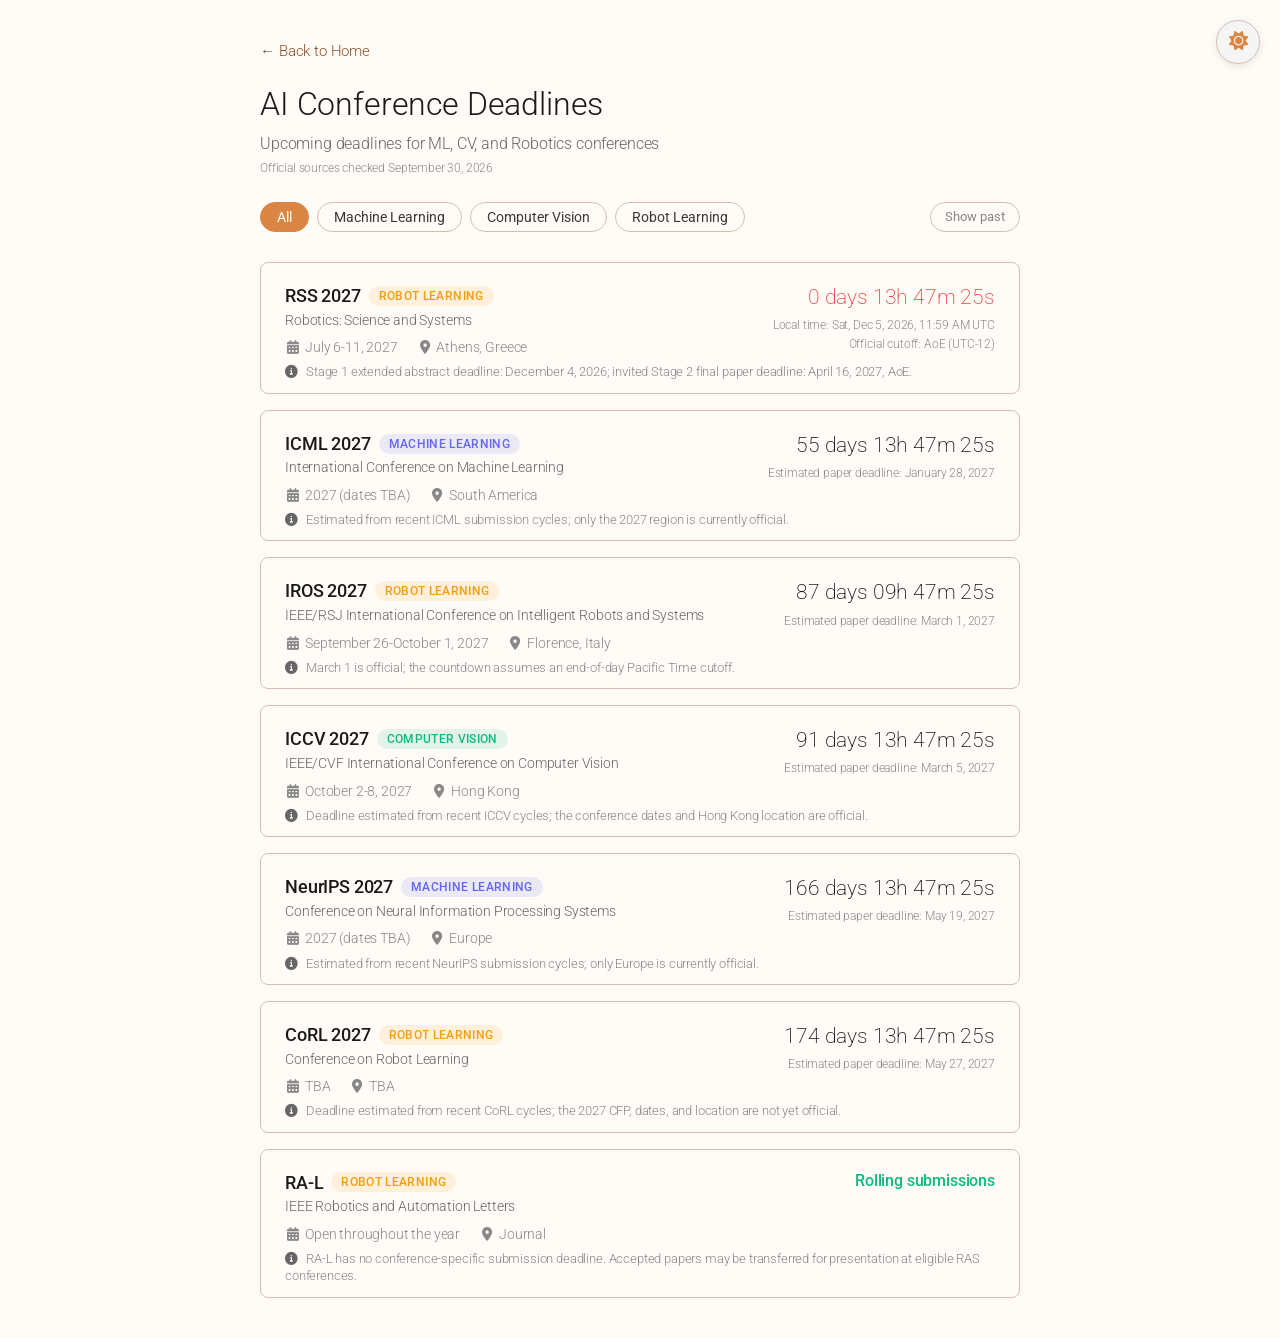
<file: ai_deadlines/index.html>
<!DOCTYPE html>
<html lang="en">
<head>
    <meta charset="UTF-8">
    <meta name="viewport" content="width=device-width, initial-scale=1.0">
    <title>AI Deadlines | Byeongjin Kang</title>
    <link rel="icon" href="data:image/svg+xml,<svg xmlns='http://www.w3.org/2000/svg' viewBox='0 0 100 100'><text y='.9em' font-size='90'>👻</text></svg>">
    <link rel="stylesheet" href="../style.css">
    <link rel="stylesheet" href="deadlines.css">
    <link rel="stylesheet" href="https://cdnjs.cloudflare.com/ajax/libs/font-awesome/6.4.0/css/all.min.css">
</head>
<body>
    <!-- Theme Toggle Button -->
    <button class="theme-toggle" id="theme-toggle" aria-label="Toggle dark mode">
        <span class="icon-sun"><i class="fas fa-sun"></i></span>
        <span class="icon-moon"><i class="fas fa-moon"></i></span>
    </button>

    <main>
        <a href="../index.html" class="back-link">&larr; Back to Home</a>
        <h1 class="page-title">AI Conference Deadlines</h1>
        <p class="page-subtitle">
            Upcoming deadlines for ML, CV, and Robotics conferences
            <span class="last-verified" id="last-verified"></span>
        </p>

        <!-- Filter -->
        <div class="filter-bar">
            <button class="filter-btn active" data-filter="all">All</button>
            <button class="filter-btn" data-filter="Machine Learning">Machine Learning</button>
            <button class="filter-btn" data-filter="Computer Vision">Computer Vision</button>
            <button class="filter-btn" data-filter="Robot Learning">Robot Learning</button>
            <button class="toggle-past" id="toggle-past">Show past</button>
        </div>

        <!-- Deadline Cards -->
        <div class="deadline-list" id="deadline-list"></div>
    </main>

    <script src="conferences.js"></script>
    <script>
        // Theme Toggle (same as main page)
        const themeToggle = document.getElementById('theme-toggle');
        const html = document.documentElement;

        function getPreferredTheme() {
            const savedTheme = localStorage.getItem('theme');
            if (savedTheme) return savedTheme;
            return window.matchMedia('(prefers-color-scheme: dark)').matches ? 'dark' : 'light';
        }

        function setTheme(theme) {
            if (theme === 'dark') {
                html.setAttribute('data-theme', 'dark');
            } else {
                html.removeAttribute('data-theme');
            }
            localStorage.setItem('theme', theme);
        }

        setTheme(getPreferredTheme());

        themeToggle.addEventListener('click', () => {
            const currentTheme = html.getAttribute('data-theme');
            setTheme(currentTheme === 'dark' ? 'light' : 'dark');
        });

        window.matchMedia('(prefers-color-scheme: dark)').addEventListener('change', (e) => {
            if (!localStorage.getItem('theme')) {
                setTheme(e.matches ? 'dark' : 'light');
            }
        });

        // Deadline App
        let conferences = [];
        let activeFilter = 'all';
        let showPast = false;

        const categoryClass = {
            'Machine Learning': 'ml',
            'Computer Vision': 'cv',
            'Robot Learning': 'rl'
        };

        function formatCountdown(diff) {
            const days = Math.floor(diff / (1000 * 60 * 60 * 24));
            const hours = Math.floor((diff % (1000 * 60 * 60 * 24)) / (1000 * 60 * 60));
            const mins = Math.floor((diff % (1000 * 60 * 60)) / (1000 * 60));
            const secs = Math.floor((diff % (1000 * 60)) / 1000);
            return `${days} days ${String(hours).padStart(2, '0')}h ${String(mins).padStart(2, '0')}m ${String(secs).padStart(2, '0')}s`;
        }

        function formatDeadline(dateStr) {
            const d = new Date(dateStr);
            return d.toLocaleDateString('en-US', {
                weekday: 'short',
                year: 'numeric',
                month: 'short',
                day: 'numeric',
                hour: '2-digit',
                minute: '2-digit',
                // timeZone: 'UTC', // TODO - consider local timezone?
                timeZoneName: 'short'
            });
        }

        function getSortGroup(conference, now) {
            if (conference.deadline) {
                return new Date(conference.deadline).getTime() < now ? 3 : 0;
            }
            if (conference.sortDate) return 1;
            return 2;
        }

        function getSortTime(conference) {
            const value = conference.deadline || conference.sortDate;
            return value ? new Date(value).getTime() : Number.POSITIVE_INFINITY;
        }

        function renderCards() {
            const list = document.getElementById('deadline-list');
            const now = Date.now();

            let filtered = conferences.filter(c => {
                if (activeFilter !== 'all' && c.category !== activeFilter) return false;
                if (!showPast && c.deadline && new Date(c.deadline).getTime() < now) return false;
                return true;
            });

            // Sort: exact upcoming deadlines, announced date-only deadlines,
            // rolling/TBA entries, and finally past deadlines.
            filtered.sort((a, b) => {
                const groupA = getSortGroup(a, now);
                const groupB = getSortGroup(b, now);
                if (groupA !== groupB) return groupA - groupB;

                const timeA = getSortTime(a);
                const timeB = getSortTime(b);
                return groupA === 3 ? timeB - timeA : timeA - timeB;
            });

            if (filtered.length === 0) {
                list.innerHTML = '<div class="empty-state">No conferences to display.</div>';
                return;
            }

            list.innerHTML = filtered.map(c => {
                const deadlineTime = c.deadline ? new Date(c.deadline).getTime() : null;
                const diff = deadlineTime === null ? null : deadlineTime - now;
                const isPast = diff !== null && diff < 0;
                const isUrgent = diff !== null && !isPast && diff < 7 * 24 * 60 * 60 * 1000;
                const catClass = categoryClass[c.category] || 'ml';
                const dataDeadline = c.deadline ? ` data-deadline="${c.deadline}"` : '';
                const dateLabel = c.estimated
                    ? `Estimated paper deadline: ${c.deadlineDateLabel}`
                    : `Local time: ${c.deadline ? formatDeadline(c.deadline) : ''}`;
                const zoneLabel = c.estimated
                    ? ''
                    : `<div class="deadline-zone">Official cutoff: ${c.deadlineZone}</div>`;

                let deadlineMarkup;
                if (isPast) {
                    deadlineMarkup = `
                        <div class="countdown past-label">Deadline passed</div>
                        <div class="deadline-date-label">${dateLabel}</div>
                        ${zoneLabel}`;
                } else if (deadlineTime !== null) {
                    deadlineMarkup = `
                        <div class="countdown${isUrgent ? ' urgent' : ''}">${formatCountdown(diff)}</div>
                        <div class="deadline-date-label">${dateLabel}</div>
                        ${zoneLabel}`;
                } else {
                    deadlineMarkup = `
                        <div class="countdown deadline-status ${c.deadlineKind || 'tba'}">${c.deadlineText || 'Paper deadline TBA'}</div>`;
                }

                return `
                <div class="deadline-card${isPast ? ' past' : ''}${c.note ? ' has-note' : ''}"${dataDeadline}>
                    <div class="deadline-card-top">
                        <div class="deadline-card-info">
                            <div class="deadline-card-name">
                                <a href="${c.website}" target="_blank" rel="noopener noreferrer">${c.name}</a>
                                <span class="category-tag ${catClass}">${c.category}</span>
                            </div>
                            <div class="deadline-card-fullname">${c.fullName}</div>
                            <div class="deadline-card-meta">
                                <span><i class="fas fa-calendar-alt"></i>${c.date}</span>
                                <span><i class="fas fa-map-marker-alt"></i>${c.location}</span>
                            </div>
                        </div>
                        <div class="countdown-area">
                            ${deadlineMarkup}
                        </div>
                    </div>
                    ${c.note ? `<div class="deadline-note"><i class="fas fa-circle-info"></i>${c.note}</div>` : ''}
                </div>`;
            }).join('');
        }

        function updateCountdowns() {
            const now = Date.now();
            document.querySelectorAll('.deadline-card[data-deadline]:not(.past)').forEach(card => {
                const deadline = new Date(card.dataset.deadline).getTime();
                const diff = deadline - now;
                const countdownEl = card.querySelector('.countdown');
                if (!countdownEl) return;

                if (diff <= 0) {
                    renderCards();
                    return;
                }

                const isUrgent = diff < 7 * 24 * 60 * 60 * 1000;
                countdownEl.textContent = formatCountdown(diff);
                countdownEl.classList.toggle('urgent', isUrgent);
            });
        }

        // Filter buttons
        document.querySelectorAll('.filter-btn').forEach(btn => {
            btn.addEventListener('click', () => {
                document.querySelectorAll('.filter-btn').forEach(b => b.classList.remove('active'));
                btn.classList.add('active');
                activeFilter = btn.dataset.filter;
                renderCards();
            });
        });

        // Toggle past
        document.getElementById('toggle-past').addEventListener('click', function() {
            showPast = !showPast;
            this.classList.toggle('active', showPast);
            this.textContent = showPast ? 'Hide past' : 'Show past';
            renderCards();
        });

        function init(data) {
            conferences = data;
            const verified = window.DEADLINES_LAST_VERIFIED;
            if (verified) {
                document.getElementById('last-verified').textContent = `Official sources checked ${verified}`;
            }
            renderCards();
            setInterval(updateCountdowns, 1000);
        }

        init(window.CONFERENCES);
    </script>
</body>
</html>
</file>
<file: style.css>
@import url('https://fonts.googleapis.com/css2?family=Crimson+Pro:wght@300;400;500;700&display=swap');
@import url('https://fonts.googleapis.com/css2?family=Roboto:wght@300;400;500;700&display=swap');
@import url('https://fonts.googleapis.com/css2?family=Source+Serif+4:wght@300;400;500;600;700&display=swap');


/* CSS Variables for Light Mode */
:root {
    --bg-color: #fffcf7;
    --text-color: #333;
    --text-secondary: #2b2b2b;
    --text-muted: #383838;
    --text-light: #666;
    --text-lighter: #888;
    --text-lightest: #999;
    --heading-color: #1a1a1a;
    --heading-color2: #1a1a1a;
    --link-color: #8b522d;
    --highlight-color: #da8543;
    --border-color: #d7beb5;
    --shadow-color: rgba(0, 0, 0, 0.1);
    --thumbnail-bg: #f5f5f5;
    --social-hover: #000;
}   

/* Dark Mode Variables */
[data-theme="dark"] {
    --bg-color: #1a1a1a;
    --text-color: #fcfaf5;
    --text-secondary: #d0d0d0;
    --text-muted: #b0b0b0;
    --text-light: #a0a0a0;
    --text-lighter: #909090;
    --text-lightest: #808080;
    --heading-color: #ffffff;
    --heading-color2: #fffcf1;
    --link-color: rgb(240, 180, 85);
    --highlight-color: #ffc05b;
    --border-color: #333;
    --shadow-color: rgba(0, 0, 0, 0.3); 
    --thumbnail-bg: #2a2a2a;
    --social-hover: #fff;
}

* {
    margin: 0;
    padding: 0;
    box-sizing: border-box;
}

body {
    font-family: 'Roboto', -apple-system, BlinkMacSystemFont, sans-serif;
    background-color: var(--bg-color);
    color: var(--text-color);
    line-height: 1.4;
    font-size: 16px;
    font-weight: 300;
    letter-spacing: -0.01em;
    transition: background-color 0.3s ease, color 0.3s ease;
}

/* body {
    font-family: 'Crimson Pro', Georgia, serif;
    background-color: var(--bg-color);
    color: var(--text-color);
    line-height: 1.4;
    font-size: 17px;
    font-weight: 370;
    letter-spacing: -0.01em;
    transition: background-color 0.3s ease, color 0.3s ease;
}

body {
    font-family: 'Source Serif 4', Georgia, serif;
    background-color: var(--bg-color);
    color: var(--text-color);
    line-height: 1.3;
    font-size: 16px;
    font-weight: 370;
    letter-spacing: -0.01em;
    transition: background-color 0.3s ease, color 0.3s ease;
} */

main {
    max-width: 800px;
    margin: 0 auto;
    padding: 40px 20px;
}

a {
    color: var(--link-color);
    text-decoration: none;
}

a:hover {
    text-decoration: underline;
}

/* Header */
.profile-header {
    margin-bottom: 15px;
}

.profile-header h1 {
    font-size: 2.5rem;
    font-weight: 300;
    margin-bottom: 8px;
    color: var(--heading-color);
}

.profile-header .first-name {
    font-weight: 300;
}

.profile-header .last-name {
    font-weight: 500;
}

.subtitle {
    font-size: 1.1rem;
    color: var(--text-light);
}

/* Profile Section */
.profile {
    margin-bottom: 20px;
}

.profile-img-wrapper {
    float: right;
    margin-top: 65px;
    margin-left: 13px;
    margin-bottom: 0px;
}

.profile-img {
    width: 210px;
    height: auto;
    border-radius: 8px;
    box-shadow: 0 2px 8px var(--shadow-color);
}

.profile-text {
    text-align: justify;
}

.profile-text p {
    margin-bottom: 12px;
    color: var(--text-secondary);
}

.highlight {
    /* font-family: 'Crimson Pro', Georgia, serif; */
    color: var(--highlight-color);
    font-weight: 400;
}

.current-interest {
    /* font-family: 'Crimson Pro', Georgia, serif; */
    font-weight: 400;
    font-size: 1rem;
    color:var(--highlight-color)
}

.current-interest-content {
    /* font-family: 'Crimson Pro', Georgia, serif; */
    font-weight: 300;
    font-size: 1rem;
    color: var(--text-secondary);
}

.previous-exp {
    /* font-family: 'Crimson Pro', Georgia, serif; */
    font-size: 0.85rem;
    color: var(--text-lighter);
}

.social-links {
    clear: both;
    padding-top: 15px;
    display: flex;
    align-items: center;
}

.social-links a {
    color: var(--text-muted);
    font-size: 1.5rem;
    margin-right: 18px;
    transition: color 0.2s ease;
}

.social-links a:hover {
    color: var(--social-hover);
    text-decoration: none;
}

.social-links .nav-btn {
    margin-left: auto;
    margin-right: 0;
    font-size: 1rem;
    padding: 5px 14px;
    border: 1px solid var(--border-color);
    border-radius: 20px;
    color: var(--text-muted);
    transition: all 0.2s ease;
}

.social-links .nav-btn:hover {
    border-color: var(--highlight-color);
    color: var(--highlight-color);
}

.social-links .nav-btn i {
    margin-right: 4px;
    font-size: 0.8rem;
}

/* Separator */
.separator {
    border: none;
    border-top: 1px solid var(--border-color);
    margin: 10px 0;
}

/* Section Titles */
h2 {
    font-size: 1.4rem;
    font-weight: 500;
    color: var(--heading-color);
    margin-bottom: 20px;
}

h2 a {
    color: inherit;
}

h2 a:hover {
    text-decoration: none;
    color: var(--link-color);
}

.publications h2,
.projects h2 {
    font-family: 'Crimson Pro', Georgia, serif;
    font-weight: 500;
}

/* Publications Section */
.publications {
    margin-bottom: 20px;
}

.pub-item {
    display: flex;
    gap: 20px;
    margin-bottom: 25px;
}

.pub-thumbnail {
    flex-shrink: 0;
    width: 160px;
}

.pub-thumbnail img {
    width: 100%;
    height: auto;
    border-radius: 4px;
    background-color: var(--thumbnail-bg);
}

.pub-content {
    flex: 1;
}

.pub-title {
    font-weight: 500;
    font-size: 1rem;
    margin-bottom: 4px;
    color: var(--heading-color);
}

.pub-authors {
    font-size: 0.95rem;
    color: var(--text-muted);
    margin-bottom: 2px;
}

.pub-venue {
    font-size: 0.9rem;
    color: var(--text-light);
    margin-bottom: 6px;
}

.pub-links {
    font-size: 0.9rem;
}

.pub-links a {
    color: var(--link-color);
}

.coming-soon {
    color: var(--text-lightest);
    font-size: 0.9rem;
    font-style: italic;
}

/* Projects Section */
.projects {
    margin-bottom: 20px;
}

.project-item {
    display: flex;
    gap: 20px;
    margin-bottom: 25px;
}

.project-thumbnail {
    flex-shrink: 0;
    width: 125px;
    height: auto;
    position: relative;
}

.project-thumbnail img {
    display: block;
    width: 100%;
    height: auto;
    border-radius: 4px;
    background-color: var(--thumbnail-bg);
    transform-origin: center;
    transition: transform 0.2s ease;
}

.project-thumbnail:hover {
    z-index: 1;
}

.project-thumbnail:hover img {
    transform: scale(1.2);
}

.project-content {
    flex: 1;
}

.project-title {
    font-weight: 500;
    font-size: 1rem;
    color: var(--heading-color2);
    margin-bottom: 2px;
}

.project-date {
    font-size: 0.85rem;
    color: var(--text-lighter);
    margin-bottom: 3px;
}

.project-content p {
    font-size: 0.95rem;
    color: var(--text-muted);
    margin-bottom: 6px;
}

.project-links {
    font-size: 0.9rem;
}

.project-links a {
    color: var(--link-color);
}

/* Footer */
footer {
    text-align: center;
    padding-top: 30px;
    /* border-top: 1px solid var(--border-color); */
    color: var(--text-lightest);
    font-size: 0.85rem;
}

/* Theme Toggle Button */
.theme-toggle {
    position: fixed;
    top: 20px;
    right: 20px;
    background: var(--thumbnail-bg);
    color: var(--highlight-color);
    /* background: rgb(255, 246, 232);
    color: rgb(240, 180, 85); */
    border: 1px solid var(--border-color);
    border-radius: 50%;
    width: 44px;
    height: 44px;
    cursor: pointer;
    display: flex;
    align-items: center;
    justify-content: center;
    font-size: 1.2rem;
    transition: all 0.3s ease;
    z-index: 1000;
    box-shadow: 0 2px 8px var(--shadow-color);
}

.theme-toggle:hover {
    transform: scale(1.1);
}

.theme-toggle .icon-sun,
.theme-toggle .icon-moon {
    position: absolute;
    line-height: 1;
    transition: opacity 0.3s ease, transform 0.3s ease;
}

.theme-toggle .icon-sun {
    opacity: 1;
    transform: rotate(0deg);
}

.theme-toggle .icon-moon {
    opacity: 0;
    transform: rotate(-90deg);
}

[data-theme="dark"] .theme-toggle .icon-sun {
    opacity: 0;
    transform: rotate(90deg);
}

[data-theme="dark"] .theme-toggle .icon-moon {
    opacity: 1;
    transform: rotate(0deg);
}

/* Responsive */
@media (max-width: 600px) {
    main {
        padding: 30px 15px;
    }

    .profile-header h1 {
        font-size: 2rem;
    }

    .profile-img-wrapper {
        float: none;
        text-align: center;
        margin: 0 0 10px 0;
    }

    .profile-img {
        width: 150px;
    }

    .profile-text {
        text-align: left;
    }

    .social-links {
        text-align: center;
    }

    .pub-item,
    .project-item {
        flex-direction: column;
        gap: 12px;
    }

    .pub-thumbnail,
    .project-thumbnail {
        width: 100%;
    }
}
</file>
<file: ai_deadlines/deadlines.css>
/* Deadline page specific styles */

.back-link {
    display: inline-block;
    margin-bottom: 20px;
    font-size: 0.95rem;
    color: var(--link-color);
}

.page-title {
    font-size: 2rem;
    font-weight: 300;
    color: var(--heading-color);
    margin-bottom: 6px;
}

.page-subtitle {
    font-size: 1rem;
    color: var(--text-light);
    margin-bottom: 25px;
}

.last-verified {
    display: block;
    margin-top: 4px;
    font-size: 0.78rem;
    color: var(--text-lighter);
}

/* Filter Buttons */
.filter-bar {
    display: flex;
    flex-wrap: wrap;
    gap: 8px;
    margin-bottom: 30px;
}

.filter-btn {
    padding: 6px 16px;
    border: 1px solid var(--border-color);
    border-radius: 20px;
    background: var(--bg-color);
    color: var(--text-muted);
    font-family: inherit;
    font-size: 0.85rem;
    cursor: pointer;
    transition: all 0.2s ease;
}

.filter-btn:hover {
    border-color: var(--highlight-color);
    color: var(--highlight-color);
}

.filter-btn.active {
    background: var(--highlight-color);
    border-color: var(--highlight-color);
    color: #fff;
}

/* Toggle past deadlines */
.toggle-past {
    margin-left: auto;
    font-size: 0.8rem;
    color: var(--text-lighter);
    background: none;
    border: 1px solid var(--border-color);
    border-radius: 20px;
    padding: 6px 14px;
    cursor: pointer;
    font-family: inherit;
    transition: all 0.2s ease;
}

.toggle-past:hover {
    border-color: var(--text-lighter);
}

.toggle-past.active {
    border-color: var(--text-muted);
    color: var(--text-muted);
}

/* Deadline Cards */
.deadline-list {
    display: flex;
    flex-direction: column;
    gap: 16px;
}

.deadline-card {
    border: 1px solid var(--border-color);
    border-radius: 8px;
    padding: 20px 24px;
    transition: box-shadow 0.2s ease, border-color 0.2s ease;
    position: relative;
    overflow: hidden;
}

.deadline-card:hover {
    box-shadow: 0 2px 12px var(--shadow-color);
}

.deadline-card.past {
    opacity: 0.45;
}

.deadline-card.has-note {
    padding-bottom: 12px;
}

.deadline-card-top {
    display: flex;
    justify-content: space-between;
    align-items: flex-start;
    gap: 16px;
}

.deadline-card-info {
    flex: 1;
    min-width: 0;
}

.deadline-card-name {
    font-size: 1.15rem;
    font-weight: 500;
    color: var(--heading-color);
    margin-bottom: 2px;
    display: flex;
    align-items: center;
    gap: 8px;
}

.deadline-card-name a {
    color: inherit;
}

.deadline-card-name a:hover {
    color: var(--link-color);
    text-decoration: none;
}

.deadline-card-fullname {
    font-size: 0.88rem;
    color: var(--text-light);
    margin-bottom: 8px;
}

.deadline-card-meta {
    font-size: 0.85rem;
    color: var(--text-lighter);
}

.deadline-card-meta i {
    width: 16px;
    text-align: center;
    margin-right: 4px;
}

.deadline-card-meta span {
    margin-right: 16px;
}

.deadline-note {
    margin-top: 6px;
    color: var(--text-lighter);
    font-size: 0.8rem;
    line-height: 1.35;
}

.deadline-note i {
    width: 16px;
    margin-right: 5px;
    color: var(--text-light);
}

.category-tag {
    display: inline-block;
    font-size: 0.72rem;
    font-weight: 500;
    padding: 2px 10px;
    border-radius: 12px;
    text-transform: uppercase;
    letter-spacing: 0.03em;
    white-space: nowrap;
}

.category-tag.ml {
    background: rgba(99, 102, 241, 0.12);
    color: #6366f1;
}

.category-tag.cv {
    background: rgba(16, 185, 129, 0.12);
    color: #10b981;
}

.category-tag.rl {
    background: rgba(245, 158, 11, 0.12);
    color: #f59e0b;
}

[data-theme="dark"] .category-tag.ml {
    background: rgba(99, 102, 241, 0.2);
    color: #a5b4fc;
}

[data-theme="dark"] .category-tag.cv {
    background: rgba(16, 185, 129, 0.2);
    color: #6ee7b7;
}

[data-theme="dark"] .category-tag.rl {
    background: rgba(245, 158, 11, 0.2);
    color: #fcd34d;
}

/* Countdown */
.countdown-area {
    text-align: right;
    flex-shrink: 0;
}

.countdown {
    font-size: 1.3rem;
    font-weight: 200;
    color: var(--heading-color);
    white-space: nowrap;
    font-variant-numeric: tabular-nums;
}

.countdown.urgent {
    color: #ef4444;
}

.countdown.past-label {
    font-size: 0.95rem;
    color: var(--text-lighter);
    font-weight: 400;
}

.countdown.deadline-status {
    font-size: 1rem;
    font-weight: 500;
}

.countdown.deadline-status.tba,
.countdown.deadline-status.date-only {
    color: var(--text-light);
}

.countdown.deadline-status.rolling {
    color: #10b981;
}

.deadline-date-label {
    font-size: 0.78rem;
    color: var(--text-lighter);
    margin-top: 4px;
}

.deadline-zone {
    margin-top: 2px;
    color: var(--text-lighter);
    font-size: 0.72rem;
}

/* Empty state */
.empty-state {
    text-align: center;
    padding: 60px 20px;
    color: var(--text-lighter);
    font-size: 0.95rem;
}

/* Responsive */
@media (max-width: 600px) {
    .page-title {
        font-size: 1.6rem;
    }

    .deadline-card {
        padding: 16px;
    }

    .deadline-card-top {
        flex-direction: column;
        gap: 10px;
    }

    .countdown-area {
        text-align: left;
    }

    .countdown {
        font-size: 1.1rem;
    }

    .deadline-card-meta span {
        display: block;
        margin-bottom: 2px;
    }
}
</file>
